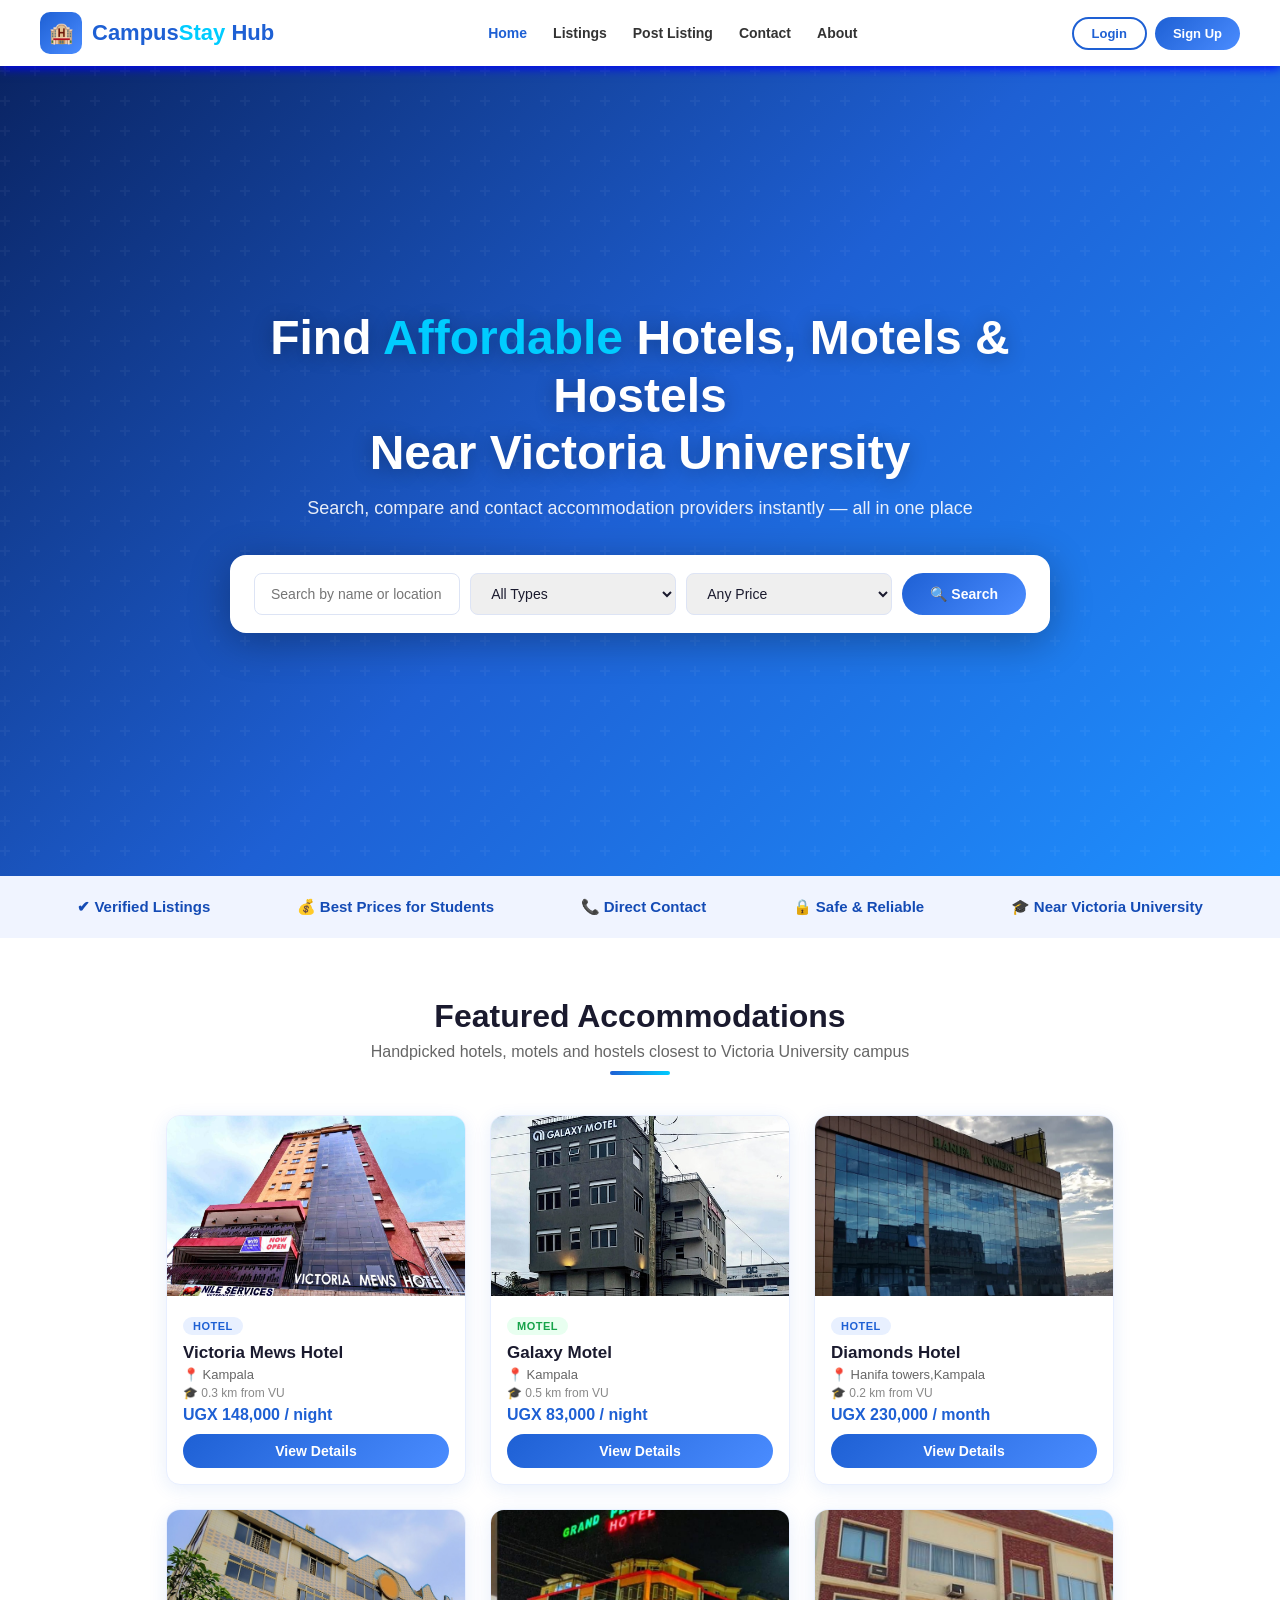
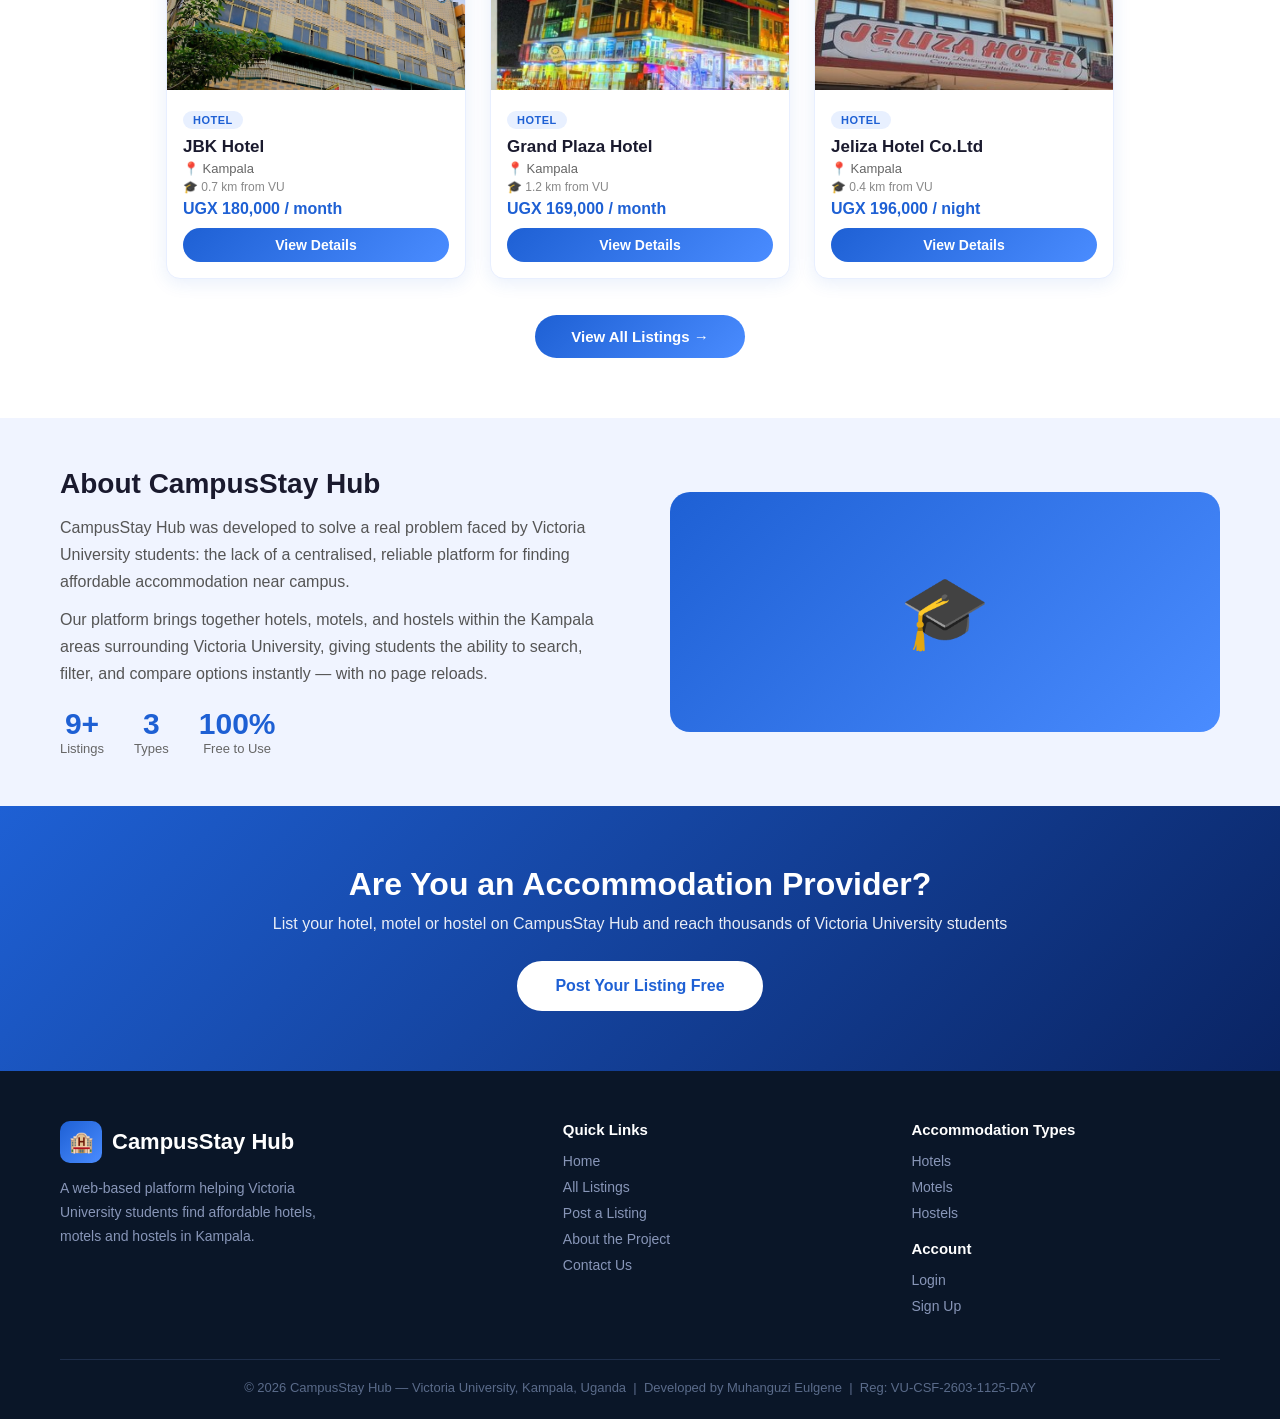
<file: index.html>
<!DOCTYPE html>
<html lang="en">
<head>
  <meta charset="UTF-8">
  <meta name="viewport" content="width=device-width, initial-scale=1.0">
  <title>CampusStay Hub — Affordable Accommodation Near Victoria University</title>
  <link rel="stylesheet" href="stylesheet.css">
</head>
<body>

<!-- ===== NAVBAR ===== -->
<nav>
  <div class="logo">
    <div class="logo-icon">🏨</div>
    <span>Campus<em>Stay</em> Hub</span>
  </div>

  <div class="hamburger" id="hamburger">
    <span></span><span></span><span></span>
  </div>

  <ul id="nav-menu">
    <li><a href="index.html">Home</a></li>
    <li><a href="listings.html">Listings</a></li>
    <li><a href="post.html">Post Listing</a></li>
    <li><a href="contact.html">Contact</a></li>
    <li><a href="about.html">About</a></li>
  </ul>

  <div class="nav-auth">
    <button class="login" onclick="location.href='login.html'">Login</button>
    <button class="signup" onclick="location.href='signup.html'">Sign Up</button>
  </div>
</nav>

<!-- ===== HERO ===== -->
<section class="hero">
  <div class="overlay">
    <h1>Find <span>Affordable</span> Hotels, Motels &amp; Hostels<br>Near Victoria University</h1>
    <p>Search, compare and contact accommodation providers instantly — all in one place</p>

    <div class="search-box">
      <input type="text" id="hero-search" placeholder="Search by name or location…">
      <select id="hero-type">
        <option value="">All Types</option>
        <option value="hotel">Hotel</option>
        <option value="motel">Motel</option>
        <option value="hostel">Hostel</option>
      </select>
      <select id="hero-price">
        <option value="">Any Price</option>
        <option value="60000">Under UGX 60,000</option>
        <option value="100000">Under UGX 100,000</option>
        <option value="200000">Under UGX 200,000</option>
        <option value="350000">Under UGX 350,000</option>
      </select>
      <button id="hero-search-btn">🔍 Search</button>
    </div>
  </div>
</section>

<!-- ===== FEATURES STRIP ===== -->
<section class="features">
  <div class="feature">✔ Verified Listings</div>
  <div class="feature">💰 Best Prices for Students</div>
  <div class="feature">📞 Direct Contact</div>
  <div class="feature">🔒 Safe &amp; Reliable</div>
  <div class="feature">🎓 Near Victoria University</div>
</section>

<!-- ===== FEATURED ACCOMMODATIONS ===== -->
<section class="listings-section">
  <div class="section-heading">
    <h2>Featured Accommodations</h2>
    <p>Handpicked hotels, motels and hostels closest to Victoria University campus</p>
    <div class="underline"></div>
  </div>

  <div class="cards" id="featured-cards">
    <!-- Populated by script.js -->
  </div>

  <div style="margin-top:36px;">
    <button onclick="location.href='listings.html'"
      style="padding:13px 36px;background:linear-gradient(135deg,#1e60d4,#4a8cff);color:white;border:none;border-radius:50px;font-size:15px;font-weight:700;cursor:pointer;transition:0.3s;"
      onmouseover="this.style.transform='translateY(-2px)'" onmouseout="this.style.transform=''">
      View All Listings →
    </button>
  </div>
</section>

<!-- ===== ABOUT STRIP ===== -->
<section class="about-strip">
  <div class="text">
    <h2>About CampusStay Hub</h2>
    <p>CampusStay Hub was developed to solve a real problem faced by Victoria University students: the lack of a centralised, reliable platform for finding affordable accommodation near campus.</p>
    <p>Our platform brings together hotels, motels, and hostels within the Kampala areas surrounding Victoria University, giving students the ability to search, filter, and compare options instantly — with no page reloads.</p>
    <div class="stats">
      <div class="stat-box"><div class="num">9+</div><div class="label">Listings</div></div>
      <div class="stat-box"><div class="num">3</div><div class="label">Types</div></div>
      <div class="stat-box"><div class="num">100%</div><div class="label">Free to Use</div></div>
    </div>
  </div>
  <div class="visual">🎓</div>
</section>

<!-- ===== CTA ===== -->
<section class="cta">
  <h2>Are You an Accommodation Provider?</h2>
  <p>List your hotel, motel or hostel on CampusStay Hub and reach thousands of Victoria University students</p>
  <button onclick="location.href='post.html'">Post Your Listing Free</button>
</section>

<!-- ===== FOOTER ===== -->
<footer>
  <div class="footer-grid">
    <div class="footer-brand">
      <div class="logo">
        <div class="logo-icon">🏨</div>
        <span style="color:white;font-weight:800;">CampusStay Hub</span>
      </div>
      <p>A web-based platform helping Victoria University students find affordable hotels, motels and hostels in Kampala.</p>
    </div>
    <div class="footer-col">
      <h4>Quick Links</h4>
      <ul>
        <li><a href="index.html">Home</a></li>
        <li><a href="listings.html">All Listings</a></li>
        <li><a href="post.html">Post a Listing</a></li>
        <li><a href="about.html">About the Project</a></li>
        <li><a href="contact.html">Contact Us</a></li>
      </ul>
    </div>
    <div class="footer-col">
      <h4>Accommodation Types</h4>
      <ul>
        <li><a href="listings.html?type=hotel">Hotels</a></li>
        <li><a href="listings.html?type=motel">Motels</a></li>
        <li><a href="listings.html?type=hostel">Hostels</a></li>
      </ul>
      <h4 style="margin-top:18px;">Account</h4>
      <ul>
        <li><a href="login.html">Login</a></li>
        <li><a href="signup.html">Sign Up</a></li>
      </ul>
    </div>
  </div>
  <div class="footer-bottom">
    <p>© 2026 CampusStay Hub — Victoria University, Kampala, Uganda &nbsp;|&nbsp; Developed by Muhanguzi Eulgene &nbsp;|&nbsp; Reg: VU-CSF-2603-1125-DAY</p>
  </div>
</footer>

<script src="database.js"></script>
<script src="script.js"></script>
</body>
</html>
</file>
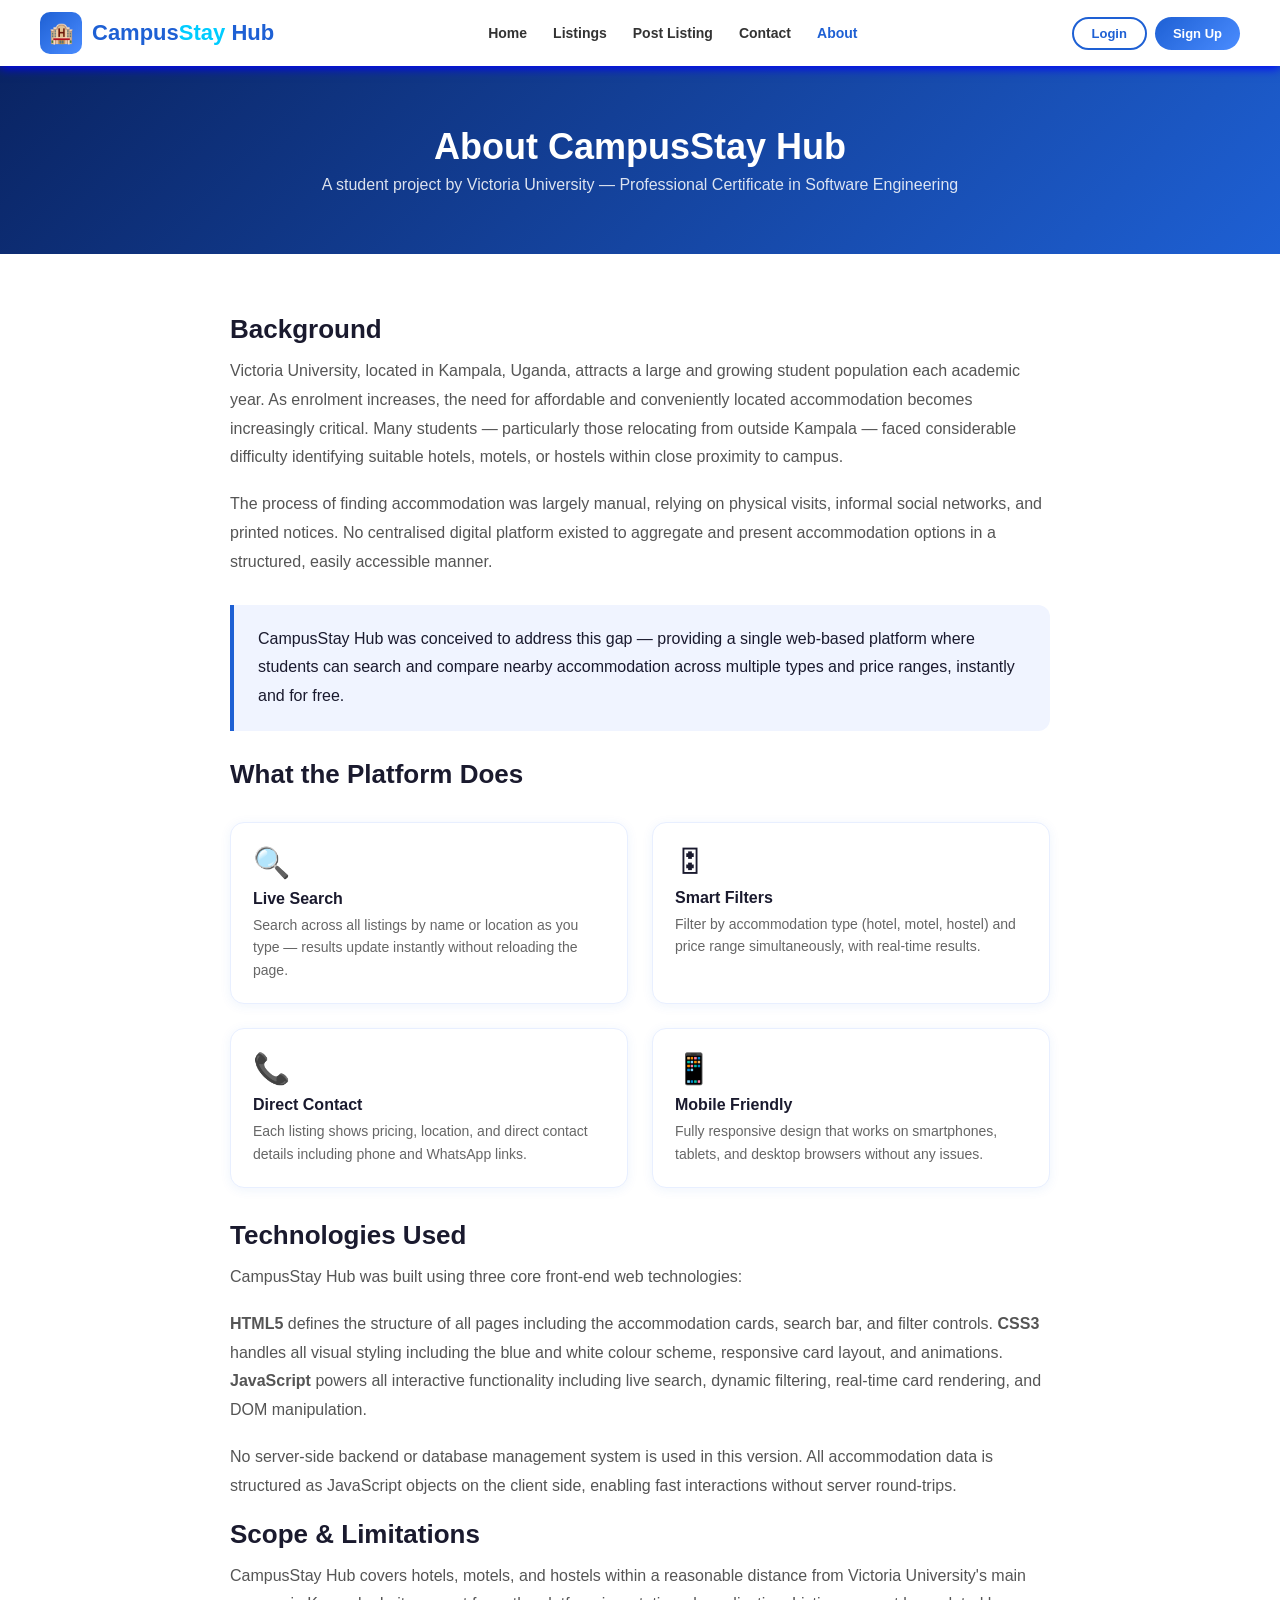
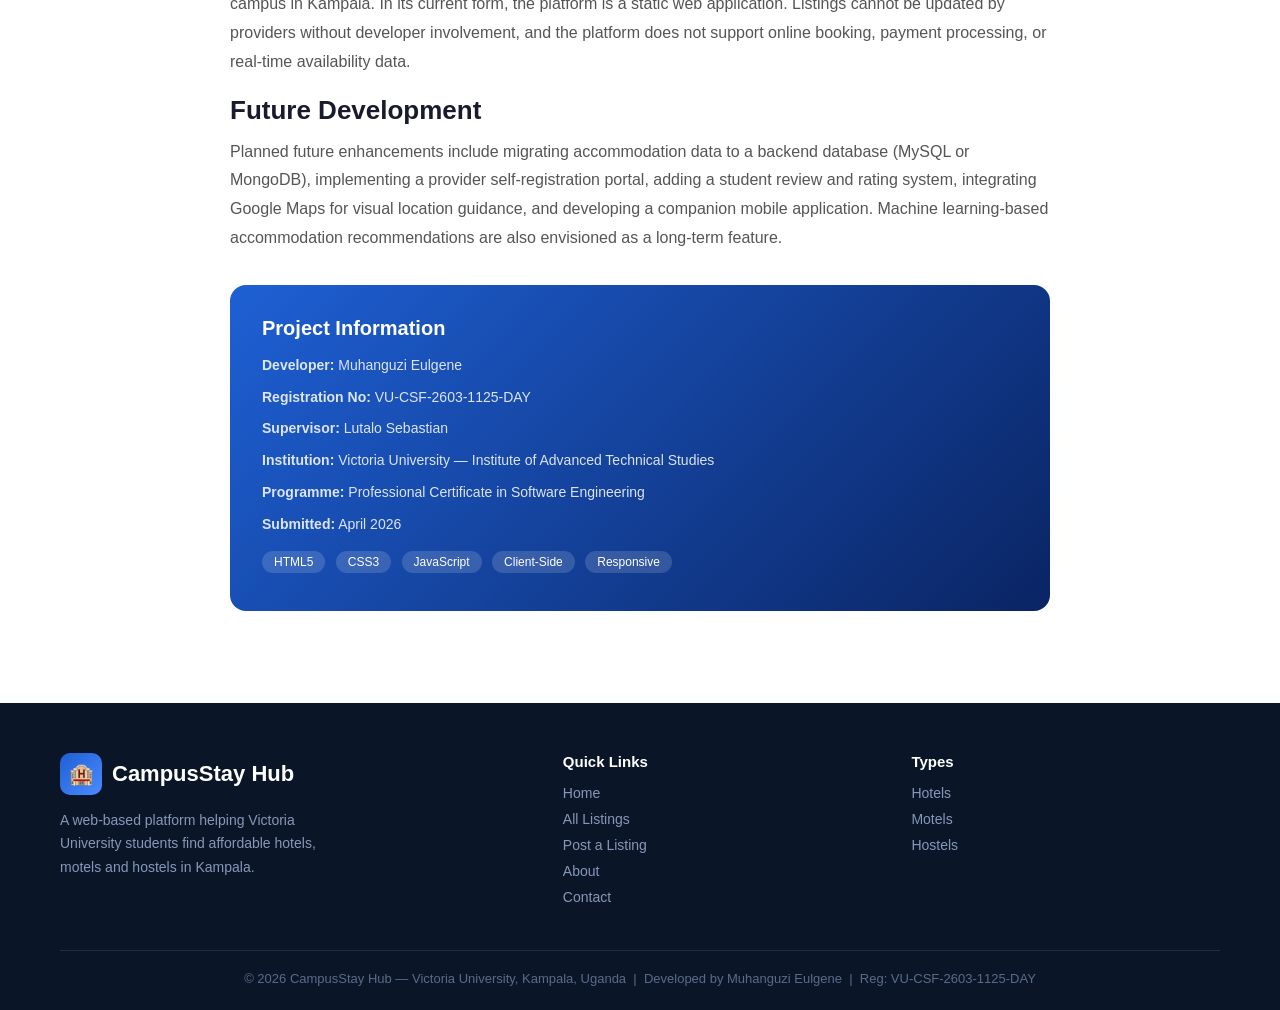
<file: about.html>
<!DOCTYPE html>
<html lang="en">
<head>
  <meta charset="UTF-8">
  <meta name="viewport" content="width=device-width, initial-scale=1.0">
  <title>About — CampusStay Hub</title>
  <link rel="stylesheet" href="stylesheet.css">
  <style>
    .about-page { max-width: 900px; margin: 0 auto; padding: 60px 40px; }
    .about-page h2 { font-size: 26px; font-weight: 800; margin-bottom: 12px; color: #1a1a2e; }
    .about-page p { color: #555; line-height: 1.8; margin-bottom: 18px; }
    .about-page .highlight-box {
      background: #f0f4ff;
      border-left: 4px solid #1e60d4;
      padding: 20px 24px;
      border-radius: 0 12px 12px 0;
      margin: 28px 0;
    }
    .about-page .highlight-box p { margin: 0; color: #1a1a2e; font-weight: 500; }
    .about-grid { display: grid; grid-template-columns: 1fr 1fr; gap: 24px; margin: 32px 0; }
    .about-card {
      background: white;
      border: 1px solid #e8efff;
      border-radius: 14px;
      padding: 22px;
      box-shadow: 0 2px 12px rgba(30,96,212,0.07);
    }
    .about-card .icon { font-size: 30px; margin-bottom: 10px; }
    .about-card h4 { font-size: 16px; font-weight: 700; margin-bottom: 6px; }
    .about-card p { color: #666; font-size: 14px; line-height: 1.6; margin: 0; }
    .team-box {
      background: linear-gradient(135deg, #1e60d4, #0a2463);
      color: white;
      border-radius: 16px;
      padding: 32px;
      margin: 32px 0;
    }
    .team-box h3 { font-size: 20px; font-weight: 800; margin-bottom: 14px; }
    .team-box p { color: rgba(255,255,255,0.85); font-size: 14px; line-height: 1.7; margin-bottom: 8px; }
    .team-box .badge {
      display: inline-block;
      background: rgba(255,255,255,0.15);
      padding: 4px 12px;
      border-radius: 20px;
      font-size: 12px;
      margin-right: 6px;
      margin-bottom: 6px;
    }
    @media(max-width:600px){ .about-grid{ grid-template-columns:1fr; } .about-page{ padding:40px 20px; } }
  </style>
</head>
<body>

<!-- ===== NAVBAR ===== -->
<nav>
  <div class="logo">
    <div class="logo-icon">🏨</div>
    <span>Campus<em>Stay</em> Hub</span>
  </div>
  <div class="hamburger" id="hamburger">
    <span></span><span></span><span></span>
  </div>
  <ul id="nav-menu">
    <li><a href="index.html">Home</a></li>
    <li><a href="listings.html">Listings</a></li>
    <li><a href="post.html">Post Listing</a></li>
    <li><a href="contact.html">Contact</a></li>
    <li><a href="about.html">About</a></li>
  </ul>
  <div class="nav-auth">
    <button class="login" onclick="location.href='login.html'">Login</button>
    <button class="signup" onclick="location.href='signup.html'">Sign Up</button>
  </div>
</nav>

<!-- ===== PAGE HEADER ===== -->
<div class="page-header">
  <h1>About CampusStay Hub</h1>
  <p>A student project by Victoria University — Professional Certificate in Software Engineering</p>
</div>

<!-- ===== CONTENT ===== -->
<div class="about-page">

  <h2>Background</h2>
  <p>Victoria University, located in Kampala, Uganda, attracts a large and growing student population each academic year. As enrolment increases, the need for affordable and conveniently located accommodation becomes increasingly critical. Many students — particularly those relocating from outside Kampala — faced considerable difficulty identifying suitable hotels, motels, or hostels within close proximity to campus.</p>
  <p>The process of finding accommodation was largely manual, relying on physical visits, informal social networks, and printed notices. No centralised digital platform existed to aggregate and present accommodation options in a structured, easily accessible manner.</p>

  <div class="highlight-box">
    <p>CampusStay Hub was conceived to address this gap — providing a single web-based platform where students can search and compare nearby accommodation across multiple types and price ranges, instantly and for free.</p>
  </div>

  <h2>What the Platform Does</h2>
  <div class="about-grid">
    <div class="about-card">
      <div class="icon">🔍</div>
      <h4>Live Search</h4>
      <p>Search across all listings by name or location as you type — results update instantly without reloading the page.</p>
    </div>
    <div class="about-card">
      <div class="icon">🎛</div>
      <h4>Smart Filters</h4>
      <p>Filter by accommodation type (hotel, motel, hostel) and price range simultaneously, with real-time results.</p>
    </div>
    <div class="about-card">
      <div class="icon">📞</div>
      <h4>Direct Contact</h4>
      <p>Each listing shows pricing, location, and direct contact details including phone and WhatsApp links.</p>
    </div>
    <div class="about-card">
      <div class="icon">📱</div>
      <h4>Mobile Friendly</h4>
      <p>Fully responsive design that works on smartphones, tablets, and desktop browsers without any issues.</p>
    </div>
  </div>

  <h2>Technologies Used</h2>
  <p>CampusStay Hub was built using three core front-end web technologies:</p>
  <p><strong>HTML5</strong> defines the structure of all pages including the accommodation cards, search bar, and filter controls. <strong>CSS3</strong> handles all visual styling including the blue and white colour scheme, responsive card layout, and animations. <strong>JavaScript</strong> powers all interactive functionality including live search, dynamic filtering, real-time card rendering, and DOM manipulation.</p>
  <p>No server-side backend or database management system is used in this version. All accommodation data is structured as JavaScript objects on the client side, enabling fast interactions without server round-trips.</p>

  <h2>Scope &amp; Limitations</h2>
  <p>CampusStay Hub covers hotels, motels, and hostels within a reasonable distance from Victoria University's main campus in Kampala. In its current form, the platform is a static web application. Listings cannot be updated by providers without developer involvement, and the platform does not support online booking, payment processing, or real-time availability data.</p>

  <h2>Future Development</h2>
  <p>Planned future enhancements include migrating accommodation data to a backend database (MySQL or MongoDB), implementing a provider self-registration portal, adding a student review and rating system, integrating Google Maps for visual location guidance, and developing a companion mobile application. Machine learning-based accommodation recommendations are also envisioned as a long-term feature.</p>

  <!-- Team box -->
  <div class="team-box">
    <h3>Project Information</h3>
    <p><strong>Developer:</strong> Muhanguzi Eulgene</p>
    <p><strong>Registration No:</strong> VU-CSF-2603-1125-DAY</p>
    <p><strong>Supervisor:</strong> Lutalo Sebastian</p>
    <p><strong>Institution:</strong> Victoria University — Institute of Advanced Technical Studies</p>
    <p><strong>Programme:</strong> Professional Certificate in Software Engineering</p>
    <p><strong>Submitted:</strong> April 2026</p>
    <div style="margin-top:14px;">
      <span class="badge">HTML5</span>
      <span class="badge">CSS3</span>
      <span class="badge">JavaScript</span>
      <span class="badge">Client-Side</span>
      <span class="badge">Responsive</span>
    </div>
  </div>

</div>

<!-- ===== FOOTER ===== -->
<footer>
  <div class="footer-grid">
    <div class="footer-brand">
      <div class="logo">
        <div class="logo-icon">🏨</div>
        <span style="color:white;font-weight:800;">CampusStay Hub</span>
      </div>
      <p>A web-based platform helping Victoria University students find affordable hotels, motels and hostels in Kampala.</p>
    </div>
    <div class="footer-col">
      <h4>Quick Links</h4>
      <ul>
        <li><a href="index.html">Home</a></li>
        <li><a href="listings.html">All Listings</a></li>
        <li><a href="post.html">Post a Listing</a></li>
        <li><a href="about.html">About</a></li>
        <li><a href="contact.html">Contact</a></li>
      </ul>
    </div>
    <div class="footer-col">
      <h4>Types</h4>
      <ul>
        <li><a href="listings.html?type=hotel">Hotels</a></li>
        <li><a href="listings.html?type=motel">Motels</a></li>
        <li><a href="listings.html?type=hostel">Hostels</a></li>
      </ul>
    </div>
  </div>
  <div class="footer-bottom">
    <p>© 2026 CampusStay Hub — Victoria University, Kampala, Uganda &nbsp;|&nbsp; Developed by Muhanguzi Eulgene &nbsp;|&nbsp; Reg: VU-CSF-2603-1125-DAY</p>
  </div>
</footer>

<script src="database.js"></script>
<script src="script.js"></script>
</body>
</html>
</file>
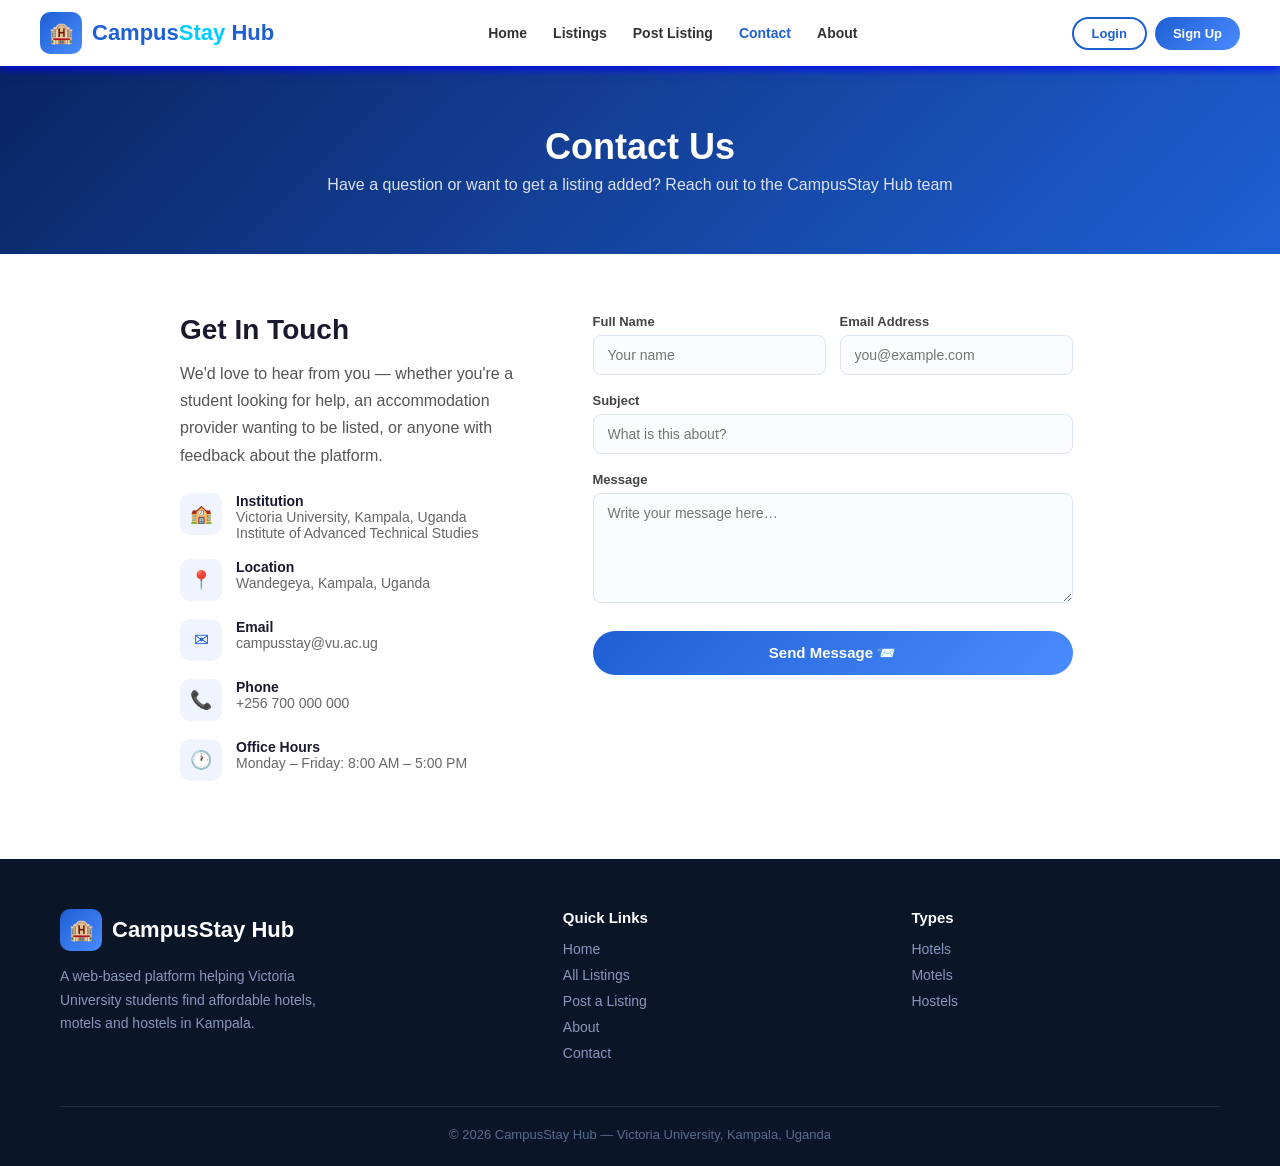
<file: contact.html>
<!DOCTYPE html>
<html lang="en">
<head>
  <meta charset="UTF-8">
  <meta name="viewport" content="width=device-width, initial-scale=1.0">
  <title>Contact — CampusStay Hub</title>
  <link rel="stylesheet" href="stylesheet.css">
</head>
<body>

<!-- ===== NAVBAR ===== -->
<nav>
  <div class="logo">
    <div class="logo-icon">🏨</div>
    <span>Campus<em>Stay</em> Hub</span>
  </div>
  <div class="hamburger" id="hamburger">
    <span></span><span></span><span></span>
  </div>
  <ul id="nav-menu">
    <li><a href="index.html">Home</a></li>
    <li><a href="listings.html">Listings</a></li>
    <li><a href="post.html">Post Listing</a></li>
    <li><a href="contact.html">Contact</a></li>
    <li><a href="about.html">About</a></li>
  </ul>
  <div class="nav-auth">
    <button class="login" onclick="location.href='login.html'">Login</button>
    <button class="signup" onclick="location.href='signup.html'">Sign Up</button>
  </div>
</nav>

<!-- ===== PAGE HEADER ===== -->
<div class="page-header">
  <h1>Contact Us</h1>
  <p>Have a question or want to get a listing added? Reach out to the CampusStay Hub team</p>
</div>

<!-- ===== CONTACT CONTENT ===== -->
<div class="contact-page">
  <div class="contact-grid">

    <!-- Left: Info -->
    <div class="contact-info">
      <h2>Get In Touch</h2>
      <p>We'd love to hear from you — whether you're a student looking for help, an accommodation provider wanting to be listed, or anyone with feedback about the platform.</p>

      <div class="info-item">
        <div class="info-icon">🏫</div>
        <div>
          <div class="label">Institution</div>
          <div class="value">Victoria University, Kampala, Uganda<br>Institute of Advanced Technical Studies</div>
        </div>
      </div>
      <div class="info-item">
        <div class="info-icon">📍</div>
        <div>
          <div class="label">Location</div>
          <div class="value">Wandegeya, Kampala, Uganda</div>
        </div>
      </div>
      <div class="info-item">
        <div class="info-icon">✉</div>
        <div>
          <div class="label">Email</div>
          <div class="value">campusstay@vu.ac.ug</div>
        </div>
      </div>
      <div class="info-item">
        <div class="info-icon">📞</div>
        <div>
          <div class="label">Phone</div>
          <div class="value">+256 700 000 000</div>
        </div>
      </div>
      <div class="info-item">
        <div class="info-icon">🕐</div>
        <div>
          <div class="label">Office Hours</div>
          <div class="value">Monday – Friday: 8:00 AM – 5:00 PM</div>
        </div>
      </div>
    </div>

    <!-- Right: Form -->
    <div class="form-card" style="box-shadow:none;padding:0;">
      <div class="alert" id="contact-alert"></div>

      <form id="contact-form">
        <div class="form-row">
          <div class="form-group">
            <label for="c-name">Full Name</label>
            <input type="text" id="c-name" placeholder="Your name" required>
          </div>
          <div class="form-group">
            <label for="c-email">Email Address</label>
            <input type="email" id="c-email" placeholder="you@example.com" required>
          </div>
        </div>
        <div class="form-group">
          <label for="c-subject">Subject</label>
          <input type="text" id="c-subject" placeholder="What is this about?" required>
        </div>
        <div class="form-group">
          <label for="c-message">Message</label>
          <textarea id="c-message" placeholder="Write your message here…" required></textarea>
        </div>
        <button type="submit" class="btn-primary">Send Message 📨</button>
      </form>
    </div>

  </div>
</div>

<!-- ===== FOOTER ===== -->
<footer>
  <div class="footer-grid">
    <div class="footer-brand">
      <div class="logo">
        <div class="logo-icon">🏨</div>
        <span style="color:white;font-weight:800;">CampusStay Hub</span>
      </div>
      <p>A web-based platform helping Victoria University students find affordable hotels, motels and hostels in Kampala.</p>
    </div>
    <div class="footer-col">
      <h4>Quick Links</h4>
      <ul>
        <li><a href="index.html">Home</a></li>
        <li><a href="listings.html">All Listings</a></li>
        <li><a href="post.html">Post a Listing</a></li>
        <li><a href="about.html">About</a></li>
        <li><a href="contact.html">Contact</a></li>
      </ul>
    </div>
    <div class="footer-col">
      <h4>Types</h4>
      <ul>
        <li><a href="listings.html?type=hotel">Hotels</a></li>
        <li><a href="listings.html?type=motel">Motels</a></li>
        <li><a href="listings.html?type=hostel">Hostels</a></li>
      </ul>
    </div>
  </div>
  <div class="footer-bottom">
    <p>© 2026 CampusStay Hub — Victoria University, Kampala, Uganda</p>
  </div>
</footer>

<script src="database.js"></script>
<script src="script.js"></script>
</body>
</html>
</file>
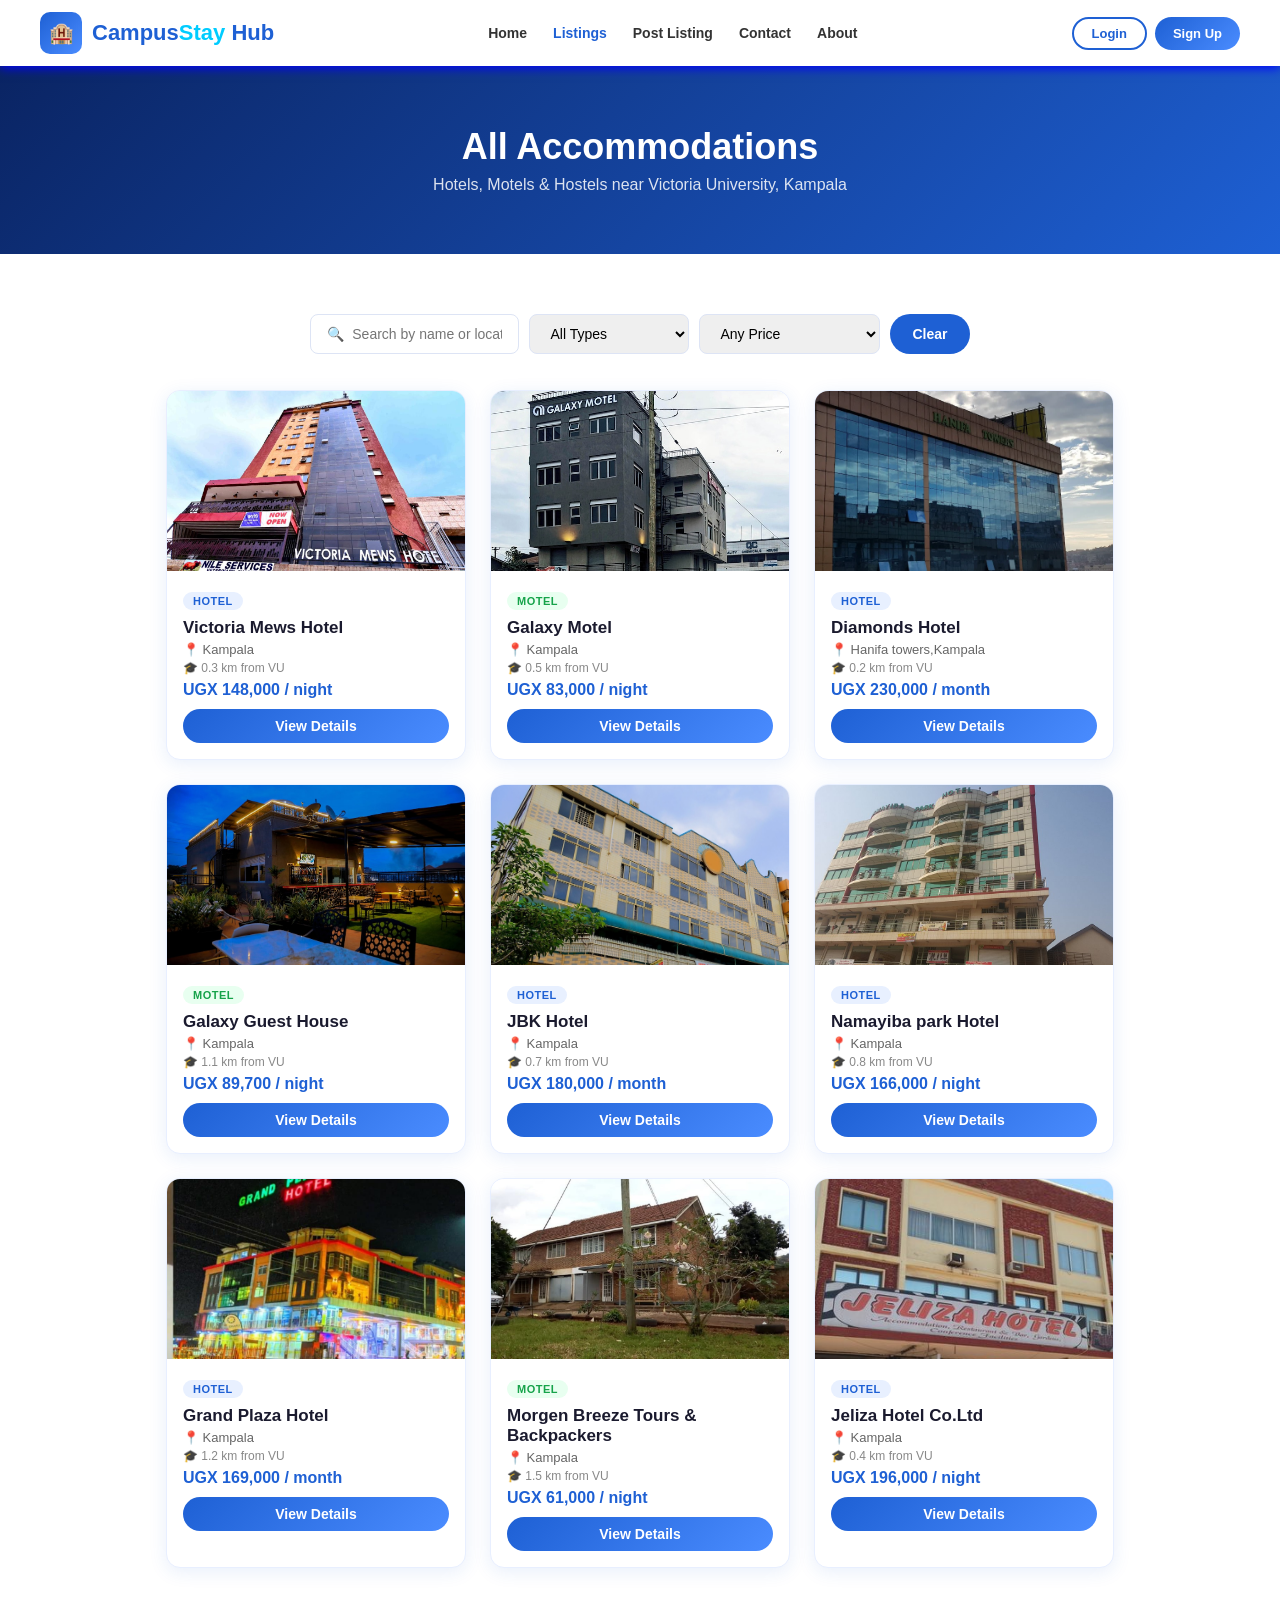
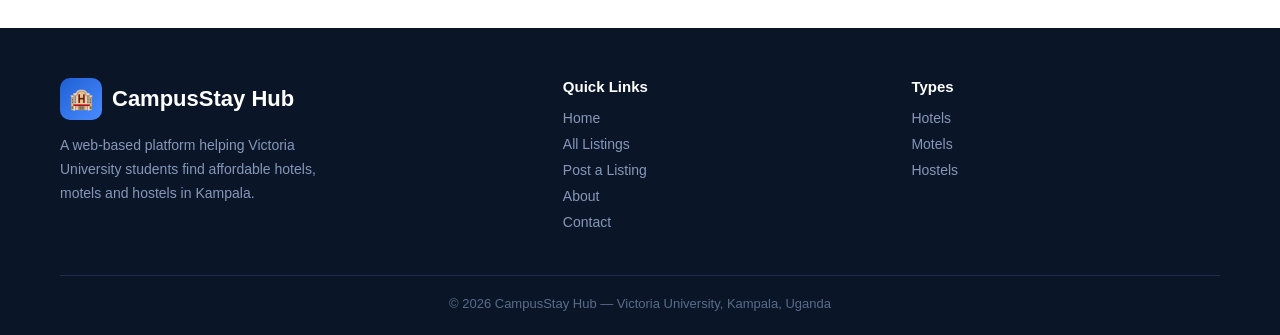
<file: listings.html>
<!DOCTYPE html>
<html lang="en">
<head>
  <meta charset="UTF-8">
  <meta name="viewport" content="width=device-width, initial-scale=1.0">
  <title>All Listings — CampusStay Hub</title>
  <link rel="stylesheet" href="stylesheet.css">
</head>
<body>

<!-- ===== NAVBAR ===== -->
<nav>
  <div class="logo">
    <div class="logo-icon">🏨</div>
    <span>Campus<em>Stay</em> Hub</span>
  </div>
  <div class="hamburger" id="hamburger">
    <span></span><span></span><span></span>
  </div>
  <ul id="nav-menu">
    <li><a href="index.html">Home</a></li>
    <li><a href="listings.html">Listings</a></li>
    <li><a href="post.html">Post Listing</a></li>
    <li><a href="contact.html">Contact</a></li>
    <li><a href="about.html">About</a></li>
  </ul>
  <div class="nav-auth">
    <button class="login" onclick="location.href='login.html'">Login</button>
    <button class="signup" onclick="location.href='signup.html'">Sign Up</button>
  </div>
</nav>

<!-- ===== PAGE HEADER ===== -->
<div class="page-header">
  <h1>All Accommodations</h1>
  <p>Hotels, Motels &amp; Hostels near Victoria University, Kampala</p>
</div>

<!-- ===== LISTINGS ===== -->
<section class="listings-section">

  <!-- Filter Bar -->
  <div class="filter-bar">
    <input type="text" id="search-input" placeholder="🔍  Search by name or location…">
    <select id="type-filter">
      <option value="">All Types</option>
      <option value="hotel">🏨 Hotels</option>
      <option value="motel">🏩 Motels</option>
      <option value="hostel">🏠 Hostels</option>
    </select>
    <select id="price-filter">
      <option value="">Any Price</option>
      <option value="60000">Under UGX 60,000</option>
      <option value="100000">Under UGX 100,000</option>
      <option value="200000">Under UGX 200,000</option>
      <option value="350000">Under UGX 350,000</option>
    </select>
    <button id="clear-filters">Clear</button>
  </div>

  <!-- Cards Grid -->
  <div class="cards" id="listings-cards">
    <!-- Populated dynamically by script.js -->
  </div>
</section>

<!-- ===== FOOTER ===== -->
<footer>
  <div class="footer-grid">
    <div class="footer-brand">
      <div class="logo">
        <div class="logo-icon">🏨</div>
        <span style="color:white;font-weight:800;">CampusStay Hub</span>
      </div>
      <p>A web-based platform helping Victoria University students find affordable hotels, motels and hostels in Kampala.</p>
    </div>
    <div class="footer-col">
      <h4>Quick Links</h4>
      <ul>
        <li><a href="index.html">Home</a></li>
        <li><a href="listings.html">All Listings</a></li>
        <li><a href="post.html">Post a Listing</a></li>
        <li><a href="about.html">About</a></li>
        <li><a href="contact.html">Contact</a></li>
      </ul>
    </div>
    <div class="footer-col">
      <h4>Types</h4>
      <ul>
        <li><a href="listings.html?type=hotel">Hotels</a></li>
        <li><a href="listings.html?type=motel">Motels</a></li>
        <li><a href="listings.html?type=hostel">Hostels</a></li>
      </ul>
    </div>
  </div>
  <div class="footer-bottom">
    <p>© 2026 CampusStay Hub — Victoria University, Kampala, Uganda</p>
  </div>
</footer>

<script src="database.js"></script>
<script src="script.js"></script>
</body>
</html>
</file>
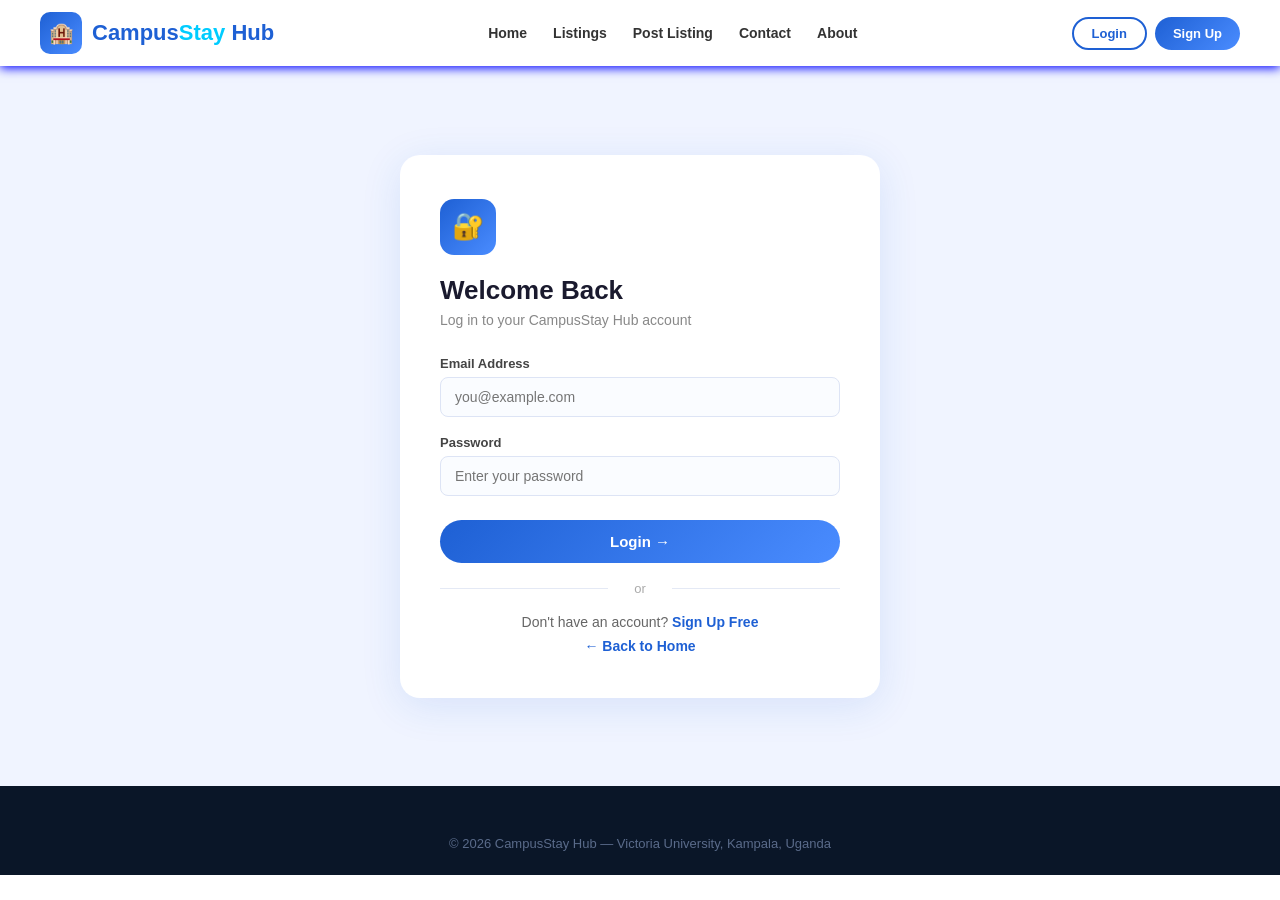
<file: login.html>
<!DOCTYPE html>
<html lang="en">
<head>
  <meta charset="UTF-8">
  <meta name="viewport" content="width=device-width, initial-scale=1.0">
  <title>Login — CampusStay Hub</title>
  <link rel="stylesheet" href="stylesheet.css">
</head>
<body>

<!-- ===== NAVBAR ===== -->
<nav>
  <div class="logo">
    <div class="logo-icon">🏨</div>
    <span>Campus<em>Stay</em> Hub</span>
  </div>
  <div class="hamburger" id="hamburger">
    <span></span><span></span><span></span>
  </div>
  <ul id="nav-menu">
    <li><a href="index.html">Home</a></li>
    <li><a href="listings.html">Listings</a></li>
    <li><a href="post.html">Post Listing</a></li>
    <li><a href="contact.html">Contact</a></li>
    <li><a href="about.html">About</a></li>
  </ul>
  <div class="nav-auth">
    <button class="login" onclick="location.href='login.html'">Login</button>
    <button class="signup" onclick="location.href='signup.html'">Sign Up</button>
  </div>
</nav>

<!-- ===== FORM ===== -->
<div class="form-page">
  <div class="form-card">
    <div class="form-icon">🔐</div>
    <h2>Welcome Back</h2>
    <p class="sub">Log in to your CampusStay Hub account</p>

    <div class="alert" id="login-alert"></div>

    <form id="login-form">
      <div class="form-group">
        <label for="email">Email Address</label>
        <input type="email" id="email" placeholder="you@example.com" required>
      </div>
      <div class="form-group">
        <label for="password">Password</label>
        <input type="password" id="password" placeholder="Enter your password" required>
      </div>
      <button type="submit" class="btn-primary">Login →</button>
    </form>

    <div class="form-divider">or</div>
    <p class="switch-link">Don't have an account? <a href="signup.html">Sign Up Free</a></p>
    <p class="switch-link" style="margin-top:8px;"><a href="index.html">← Back to Home</a></p>
  </div>
</div>

<!-- ===== FOOTER ===== -->
<footer>
  <div class="footer-bottom" style="padding-top:0;border-top:none;">
    <p>© 2026 CampusStay Hub — Victoria University, Kampala, Uganda</p>
  </div>
</footer>

<script src="database.js"></script>
<script src="script.js"></script>
</body>
</html>
</file>
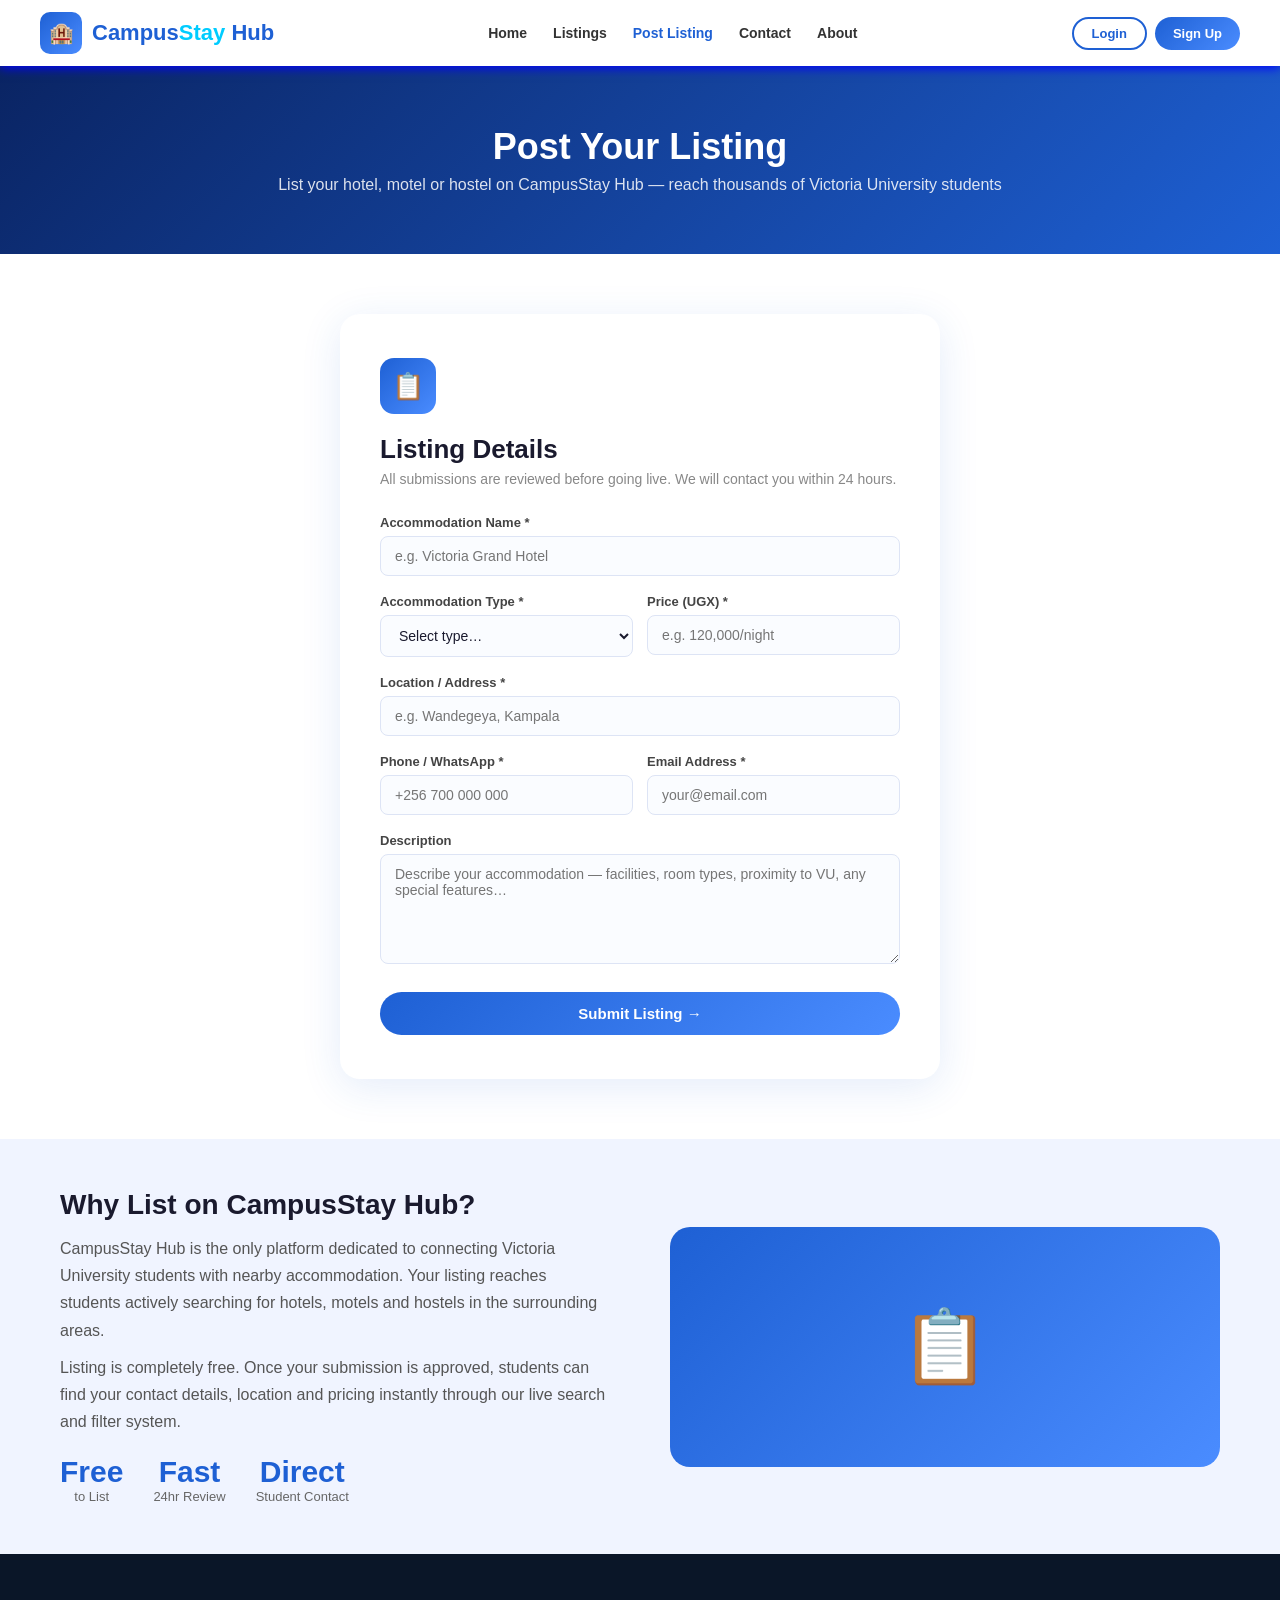
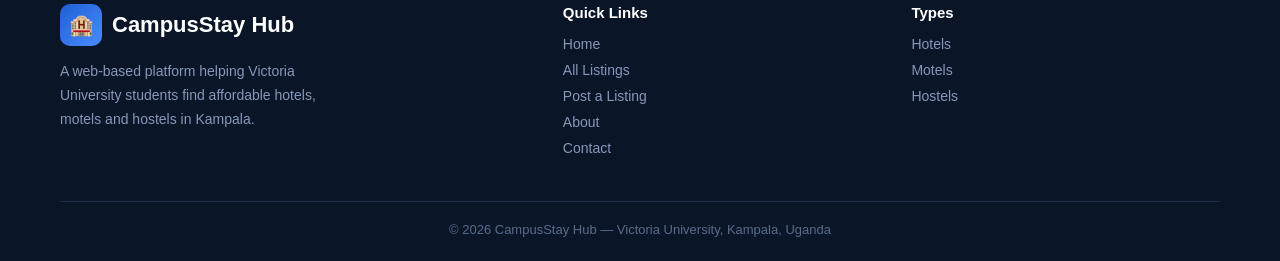
<file: post.html>
<!DOCTYPE html>
<html lang="en">
<head>
  <meta charset="UTF-8">
  <meta name="viewport" content="width=device-width, initial-scale=1.0">
  <title>Post a Listing — CampusStay Hub</title>
  <link rel="stylesheet" href="stylesheet.css">
</head>
<body>

<!-- ===== NAVBAR ===== -->
<nav>
  <div class="logo">
    <div class="logo-icon">🏨</div>
    <span>Campus<em>Stay</em> Hub</span>
  </div>
  <div class="hamburger" id="hamburger">
    <span></span><span></span><span></span>
  </div>
  <ul id="nav-menu">
    <li><a href="index.html">Home</a></li>
    <li><a href="listings.html">Listings</a></li>
    <li><a href="post.html">Post Listing</a></li>
    <li><a href="contact.html">Contact</a></li>
    <li><a href="about.html">About</a></li>
  </ul>
  <div class="nav-auth">
    <button class="login" onclick="location.href='login.html'">Login</button>
    <button class="signup" onclick="location.href='signup.html'">Sign Up</button>
  </div>
</nav>

<!-- ===== PAGE HEADER ===== -->
<div class="page-header">
  <h1>Post Your Listing</h1>
  <p>List your hotel, motel or hostel on CampusStay Hub — reach thousands of Victoria University students</p>
</div>

<!-- ===== FORM ===== -->
<div class="form-page" style="background:#fff;">
  <div class="form-card" style="max-width:600px;">
    <div class="form-icon">📋</div>
    <h2>Listing Details</h2>
    <p class="sub">All submissions are reviewed before going live. We will contact you within 24 hours.</p>

    <div class="alert" id="post-alert"></div>

    <form id="post-form">
      <div class="form-group">
        <label for="p-name">Accommodation Name *</label>
        <input type="text" id="p-name" placeholder="e.g. Victoria Grand Hotel" required>
      </div>

      <div class="form-row">
        <div class="form-group">
          <label for="p-type">Accommodation Type *</label>
          <select id="p-type" required>
            <option value="">Select type…</option>
            <option value="hotel">Hotel</option>
            <option value="motel">Motel</option>
            <option value="hostel">Hostel</option>
          </select>
        </div>
        <div class="form-group">
          <label for="p-price">Price (UGX) *</label>
          <input type="text" id="p-price" placeholder="e.g. 120,000/night" required>
        </div>
      </div>

      <div class="form-group">
        <label for="p-location">Location / Address *</label>
        <input type="text" id="p-location" placeholder="e.g. Wandegeya, Kampala" required>
      </div>

      <div class="form-row">
        <div class="form-group">
          <label for="p-contact">Phone / WhatsApp *</label>
          <input type="tel" id="p-contact" placeholder="+256 700 000 000" required>
        </div>
        <div class="form-group">
          <label for="p-email">Email Address *</label>
          <input type="email" id="p-email" placeholder="your@email.com" required>
        </div>
      </div>

      <div class="form-group">
        <label for="p-description">Description</label>
        <textarea id="p-description" placeholder="Describe your accommodation — facilities, room types, proximity to VU, any special features…"></textarea>
      </div>

      <button type="submit" class="btn-primary">Submit Listing →</button>
    </form>
  </div>
</div>

<!-- ===== WHY LIST ===== -->
<section class="about-strip" style="background:#f0f4ff;">
  <div class="text">
    <h2>Why List on CampusStay Hub?</h2>
    <p>CampusStay Hub is the only platform dedicated to connecting Victoria University students with nearby accommodation. Your listing reaches students actively searching for hotels, motels and hostels in the surrounding areas.</p>
    <p>Listing is completely free. Once your submission is approved, students can find your contact details, location and pricing instantly through our live search and filter system.</p>
    <div class="stats">
      <div class="stat-box"><div class="num">Free</div><div class="label">to List</div></div>
      <div class="stat-box"><div class="num">Fast</div><div class="label">24hr Review</div></div>
      <div class="stat-box"><div class="num">Direct</div><div class="label">Student Contact</div></div>
    </div>
  </div>
  <div class="visual">📋</div>
</section>

<!-- ===== FOOTER ===== -->
<footer>
  <div class="footer-grid">
    <div class="footer-brand">
      <div class="logo">
        <div class="logo-icon">🏨</div>
        <span style="color:white;font-weight:800;">CampusStay Hub</span>
      </div>
      <p>A web-based platform helping Victoria University students find affordable hotels, motels and hostels in Kampala.</p>
    </div>
    <div class="footer-col">
      <h4>Quick Links</h4>
      <ul>
        <li><a href="index.html">Home</a></li>
        <li><a href="listings.html">All Listings</a></li>
        <li><a href="post.html">Post a Listing</a></li>
        <li><a href="about.html">About</a></li>
        <li><a href="contact.html">Contact</a></li>
      </ul>
    </div>
    <div class="footer-col">
      <h4>Types</h4>
      <ul>
        <li><a href="listings.html?type=hotel">Hotels</a></li>
        <li><a href="listings.html?type=motel">Motels</a></li>
        <li><a href="listings.html?type=hostel">Hostels</a></li>
      </ul>
    </div>
  </div>
  <div class="footer-bottom">
    <p>© 2026 CampusStay Hub — Victoria University, Kampala, Uganda</p>
  </div>
</footer>

<script src="database.js"></script>
<script src="script.js"></script>
</body>
</html>
</file>
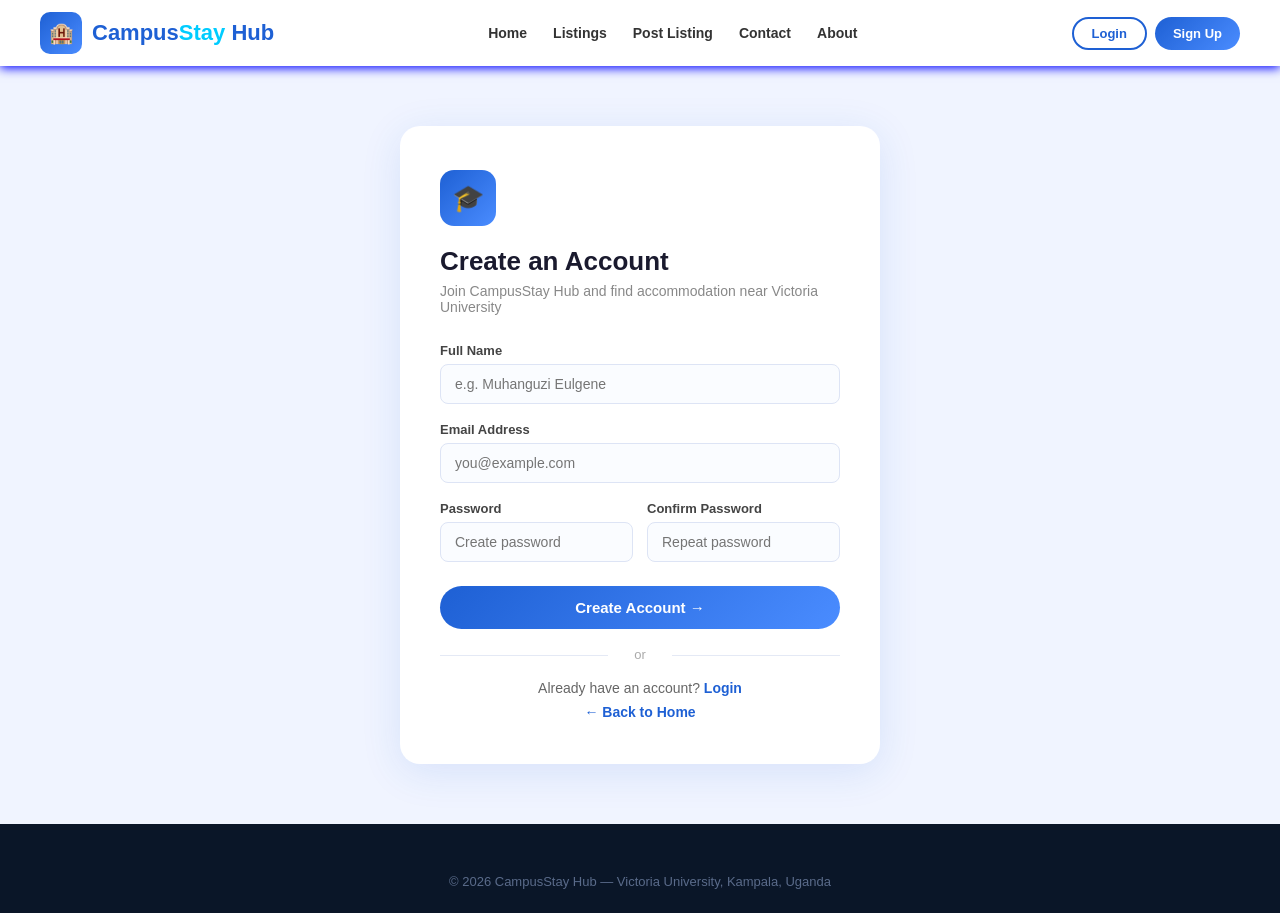
<file: signup.html>
<!DOCTYPE html>
<html lang="en">
<head>
  <meta charset="UTF-8">
  <meta name="viewport" content="width=device-width, initial-scale=1.0">
  <title>Sign Up — CampusStay Hub</title>
  <link rel="stylesheet" href="stylesheet.css">
</head>
<body>

<!-- ===== NAVBAR ===== -->
<nav>
  <div class="logo">
    <div class="logo-icon">🏨</div>
    <span>Campus<em>Stay</em> Hub</span>
  </div>
  <div class="hamburger" id="hamburger">
    <span></span><span></span><span></span>
  </div>
  <ul id="nav-menu">
    <li><a href="index.html">Home</a></li>
    <li><a href="listings.html">Listings</a></li>
    <li><a href="post.html">Post Listing</a></li>
    <li><a href="contact.html">Contact</a></li>
    <li><a href="about.html">About</a></li>
  </ul>
  <div class="nav-auth">
    <button class="login" onclick="location.href='login.html'">Login</button>
    <button class="signup" onclick="location.href='signup.html'">Sign Up</button>
  </div>
</nav>

<!-- ===== FORM ===== -->
<div class="form-page">
  <div class="form-card">
    <div class="form-icon">🎓</div>
    <h2>Create an Account</h2>
    <p class="sub">Join CampusStay Hub and find accommodation near Victoria University</p>

    <div class="alert" id="signup-alert"></div>

    <form id="signup-form">
      <div class="form-group">
        <label for="name">Full Name</label>
        <input type="text" id="name" placeholder="e.g. Muhanguzi Eulgene" required>
      </div>
      <div class="form-group">
        <label for="email">Email Address</label>
        <input type="email" id="email" placeholder="you@example.com" required>
      </div>
      <div class="form-row">
        <div class="form-group">
          <label for="password">Password</label>
          <input type="password" id="password" placeholder="Create password" required>
        </div>
        <div class="form-group">
          <label for="confirm">Confirm Password</label>
          <input type="password" id="confirm" placeholder="Repeat password" required>
        </div>
      </div>
      <button type="submit" class="btn-primary">Create Account →</button>
    </form>

    <div class="form-divider">or</div>
    <p class="switch-link">Already have an account? <a href="login.html">Login</a></p>
    <p class="switch-link" style="margin-top:8px;"><a href="index.html">← Back to Home</a></p>
  </div>
</div>

<!-- ===== FOOTER ===== -->
<footer>
  <div class="footer-bottom" style="padding-top:0;border-top:none;">
    <p>© 2026 CampusStay Hub — Victoria University, Kampala, Uganda</p>
  </div>
</footer>

<script src="database.js"></script>
<script src="script.js"></script>
</body>
</html>
</file>
<file: stylesheet.css>
/* ================= RESET & BASE ================= */
* {
    margin: 0;
    padding: 0;
    box-sizing: border-box;
    font-family: 'Segoe UI', Tahoma, Geneva, Verdana, sans-serif;
}

:root {
    --primary: #1e60d4;
    --primary-dark: #144bb5;
    --primary-light: #4a8cff;
    --accent: #00ccff;
    --white: #ffffff;
    --light-bg: #f0f4ff;
    --text-dark: #1a1a2e;
    --text-mid: #444;
    --shadow: 0 4px 20px rgba(30,96,212,0.15);
}

html { scroll-behavior: smooth; }

body {
    overflow-x: hidden;
    color: var(--text-dark);
    background: #fff;
}

img { max-width: 100%; height: auto; }

a { text-decoration: none; color: inherit; }

/* ================= NAVBAR ================= */
nav {
    display: flex;
    justify-content: space-between;
    align-items: center;
    padding: 12px 40px;
    background: white;
    box-shadow: 0 2px 10px blue;
    position: sticky;
    top: 0;
    z-index: 1000;
    gap: 10px;
}

.logo {
    display: flex;
    align-items: center;
    gap: 10px;
    font-size: 22px;
    font-weight: 800;
    color: var(--primary);
    white-space: nowrap;
}

.logo-icon {
    width: 42px;
    height: 42px;
    background: linear-gradient(135deg, var(--primary), var(--primary-light));
    border-radius: 10px;
    display: flex;
    align-items: center;
    justify-content: center;
    color: white;
    font-size: 20px;
    flex-shrink: 0;
}

.logo span { color: var(--primary); }
.logo span em { color: var(--accent); font-style: normal; }

nav ul {
    list-style: none;
    display: flex;
    gap: 6px;
    background: transparent;
    flex-wrap: wrap;
}

nav ul li a {
    text-decoration: none;
    color: #333;
    font-weight: 600;
    font-size: 14px;
    padding: 6px 10px;
    border-radius: 6px;
    position: relative;
    transition: color 0.3s;
}

nav ul li a::after {
    content: "";
    position: absolute;
    left: 0;
    bottom: -3px;
    width: 0%;
    height: 2px;
    background: var(--primary);
    transition: 0.3s;
}

nav ul li a:hover { color: var(--primary); }
nav ul li a:hover::after { width: 100%; }
nav ul li a.active { color: var(--primary); }

.nav-auth {
    display: flex;
    gap: 8px;
    flex-shrink: 0;
}

.login {
    padding: 7px 18px;
    border-radius: 50px;
    background: transparent;
    border: 2px solid var(--primary);
    color: var(--primary);
    cursor: pointer;
    font-weight: 600;
    font-size: 13px;
    transition: 0.3s;
}
.login:hover { background: var(--primary); color: white; }

.signup {
    padding: 7px 18px;
    border-radius: 50px;
    background: linear-gradient(135deg, var(--primary), var(--primary-light));
    color: white;
    border: none;
    cursor: pointer;
    font-weight: 600;
    font-size: 13px;
    transition: 0.3s;
}
.signup:hover {
    transform: translateY(-2px) scale(1.05);
    box-shadow: 0 5px 15px rgba(30,96,212,0.4);
}

/* Mobile hamburger */
.hamburger {
    display: none;
    flex-direction: column;
    gap: 5px;
    cursor: pointer;
    padding: 4px;
}
.hamburger span {
    display: block;
    width: 24px;
    height: 3px;
    background: var(--primary);
    border-radius: 3px;
    transition: 0.3s;
}

/* ================= HERO ================= */
.hero {
    min-height: 90vh;
    background: linear-gradient(135deg, #0a2463 0%, #1e60d4 50%, #1e90ff 100%);
    position: relative;
    display: flex;
    align-items: center;
    justify-content: center;
    overflow: hidden;
}

.hero::before {
    content: '';
    position: absolute;
    inset: 0;
    background: url("data:image/svg+xml,%3Csvg width='60' height='60' viewBox='0 0 60 60' xmlns='http://www.w3.org/2000/svg'%3E%3Cg fill='none' fill-rule='evenodd'%3E%3Cg fill='%23ffffff' fill-opacity='0.04'%3E%3Cpath d='M36 34v-4h-2v4h-4v2h4v4h2v-4h4v-2h-4zm0-30V0h-2v4h-4v2h4v4h2V6h4V4h-4zM6 34v-4H4v4H0v2h4v4h2v-4h4v-2H6zM6 4V0H4v4H0v2h4v4h2V6h4V4H6z'/%3E%3C/g%3E%3C/g%3E%3C/svg%3E");
}

.overlay {
    position: relative;
    z-index: 2;
    color: white;
    text-align: center;
    padding: 40px 20px;
    max-width: 900px;
    width: 100%;
}

.overlay h1 {
    font-size: 48px;
    font-weight: 800;
    line-height: 1.2;
    margin-bottom: 16px;
    text-shadow: 0 2px 20px rgba(0,0,0,0.3);
}

.overlay h1 span { color: var(--accent); }

.overlay > p {
    font-size: 18px;
    margin-bottom: 36px;
    opacity: 0.9;
}

/* ================= SEARCH BOX ================= */
.search-box {
    display: flex;
    justify-content: center;
    gap: 10px;
    flex-wrap: wrap;
    background: white;
    padding: 18px 24px;
    border-radius: 16px;
    box-shadow: 0 8px 40px rgba(0,0,0,0.3);
    max-width: 820px;
    margin: 0 auto;
}

.search-box input,
.search-box select {
    padding: 11px 16px;
    border-radius: 8px;
    border: 1.5px solid #dde4f5;
    font-size: 14px;
    color: var(--text-dark);
    outline: none;
    transition: border-color 0.2s;
    flex: 1;
    min-width: 140px;
}
.search-box input:focus,
.search-box select:focus { border-color: var(--primary); }

.search-box button {
    background: linear-gradient(135deg, var(--primary), var(--primary-light));
    color: white;
    padding: 11px 28px;
    border: none;
    border-radius: 25px;
    cursor: pointer;
    font-weight: 700;
    font-size: 14px;
    transition: 0.3s;
    white-space: nowrap;
}
.search-box button:hover {
    transform: translateY(-2px);
    box-shadow: 0 6px 20px rgba(30,96,212,0.4);
}

/* ================= FEATURES ================= */
.features {
    display: flex;
    justify-content: space-around;
    padding: 22px 40px;
    background: var(--light-bg);
    flex-wrap: wrap;
    gap: 12px;
}

.feature {
    display: flex;
    align-items: center;
    gap: 8px;
    font-weight: 600;
    color: var(--primary-dark);
    font-size: 15px;
}

/* ================= SECTION HEADINGS ================= */
.section-heading {
    text-align: center;
    margin-bottom: 40px;
}
.section-heading h2 {
    font-size: 32px;
    font-weight: 800;
    color: var(--text-dark);
    margin-bottom: 8px;
}
.section-heading p { color: #666; font-size: 16px; }
.section-heading .underline {
    width: 60px;
    height: 4px;
    background: linear-gradient(90deg, var(--primary), var(--accent));
    border-radius: 2px;
    margin: 10px auto 0;
}

/* ================= LISTINGS (CARDS) ================= */
.listings-section {
    padding: 60px 40px;
    text-align: center;
    background: #fff;
}

/* Filter bar on listings page */
.filter-bar {
    display: flex;
    justify-content: center;
    gap: 10px;
    flex-wrap: wrap;
    margin-bottom: 36px;
}

.filter-bar input,
.filter-bar select {
    padding: 10px 16px;
    border-radius: 8px;
    border: 1.5px solid #dde4f5;
    font-size: 14px;
    outline: none;
    transition: border-color 0.2s;
    min-width: 160px;
}
.filter-bar input:focus,
.filter-bar select:focus { border-color: var(--primary); }

.filter-bar button {
    padding: 10px 22px;
    background: var(--primary);
    color: white;
    border: none;
    border-radius: 25px;
    cursor: pointer;
    font-weight: 600;
    font-size: 14px;
    transition: 0.3s;
}
.filter-bar button:hover { background: var(--primary-dark); }
.filter-bar button.active { background: var(--accent); color: var(--text-dark); }

.cards {
    display: flex;
    gap: 24px;
    justify-content: center;
    flex-wrap: wrap;
}

.card {
    width: 100%;
    max-width: 300px;
    background: white;
    border-radius: 14px;
    box-shadow: 0 4px 18px rgba(30,96,212,0.1);
    overflow: hidden;
    transition: 0.3s;
    cursor: pointer;
    border: 1px solid #e8efff;
}
.card:hover {
    transform: translateY(-8px);
    box-shadow: 0 12px 30px rgba(30,96,212,0.2);
}

.card-img {
    width: 100%;
    height: 180px;
    object-fit: cover;
    background: linear-gradient(135deg, #c8d9f7, #e0e9ff);
    display: flex;
    align-items: center;
    justify-content: center;
    color: var(--primary);
    font-size: 48px;
}

.card-img img {
    width: 100%;
    height: 180px;
    object-fit: cover;
}

.card-body { padding: 16px; text-align: left; }
.card-body h3 { font-size: 17px; font-weight: 700; margin-bottom: 4px; }
.card-body .location { color: #666; font-size: 13px; margin-bottom: 4px; }
.card-type-badge {
    display: inline-block;
    padding: 3px 10px;
    border-radius: 20px;
    font-size: 11px;
    font-weight: 700;
    text-transform: uppercase;
    letter-spacing: 0.5px;
    margin-bottom: 8px;
}
.badge-hotel { background: #e8f0ff; color: #1e60d4; }
.badge-motel { background: #e8fff0; color: #16a34a; }
.badge-hostel { background: #fff3e8; color: #d97706; }

.price { color: var(--primary); font-weight: 700; font-size: 16px; margin-bottom: 10px; }

.card-body button {
    padding: 9px 0;
    border: none;
    background: linear-gradient(135deg, var(--primary), var(--primary-light));
    color: white;
    width: 100%;
    border-radius: 25px;
    cursor: pointer;
    font-weight: 600;
    font-size: 14px;
    transition: 0.3s;
}
.card-body button:hover {
    background: linear-gradient(135deg, var(--primary-dark), var(--primary));
    transform: scale(1.02);
}

/* No results */
.no-results {
    text-align: center;
    padding: 60px 20px;
    color: #999;
}
.no-results .icon { font-size: 48px; margin-bottom: 12px; }
.no-results p { font-size: 16px; }

/* ================= CTA SECTION ================= */
.cta {
    background: linear-gradient(135deg, var(--primary) 0%, #0a2463 100%);
    color: white;
    text-align: center;
    padding: 60px 40px;
}
.cta h2 { font-size: 32px; font-weight: 800; margin-bottom: 12px; }
.cta p { font-size: 16px; opacity: 0.9; margin-bottom: 28px; }
.cta button {
    padding: 14px 36px;
    border: 2px solid white;
    background: white;
    color: var(--primary);
    border-radius: 50px;
    font-size: 16px;
    font-weight: 700;
    cursor: pointer;
    transition: 0.3s;
}
.cta button:hover {
    background: transparent;
    color: white;
    transform: translateY(-2px);
    box-shadow: 0 8px 24px rgba(0,0,0,0.3);
}

/* ================= ABOUT SECTION (homepage) ================= */
.about-strip {
    background: var(--light-bg);
    padding: 50px 60px;
    display: flex;
    align-items: center;
    gap: 60px;
    flex-wrap: wrap;
}
.about-strip .text { flex: 1; min-width: 260px; }
.about-strip .text h2 { font-size: 28px; font-weight: 800; color: var(--text-dark); margin-bottom: 14px; }
.about-strip .text p { color: #555; line-height: 1.7; margin-bottom: 10px; }
.about-strip .stats { display: flex; gap: 30px; flex-wrap: wrap; margin-top: 20px; }
.stat-box { text-align: center; }
.stat-box .num { font-size: 30px; font-weight: 800; color: var(--primary); }
.stat-box .label { font-size: 13px; color: #666; }
.about-strip .visual { flex: 1; min-width: 260px; background: linear-gradient(135deg, var(--primary), var(--primary-light)); border-radius: 20px; height: 240px; display: flex; align-items: center; justify-content: center; color: white; font-size: 72px; }

/* ================= DETAILS PAGE ================= */
.details-container {
    display: flex;
    flex-direction: column;
    align-items: center;
    padding: 50px 40px;
    max-width: 900px;
    margin: 0 auto;
}

.details-image { width: 100%; margin-bottom: 24px; }
.details-image .img-placeholder {
    width: 100%;
    height: 340px;
    border-radius: 16px;
    background: linear-gradient(135deg, #c8d9f7, #e0e9ff);
    display: flex;
    align-items: center;
    justify-content: center;
    font-size: 80px;
    color: var(--primary);
}
.details-image img {
    width: 100%;
    max-height: 400px;
    object-fit: cover;
    border-radius: 16px;
}

.details-info { width: 100%; }
.details-info h2 { font-size: 30px; font-weight: 800; margin-bottom: 6px; }
.details-meta { display: flex; gap: 12px; flex-wrap: wrap; margin-bottom: 16px; }
.details-meta span { font-size: 14px; color: #666; display: flex; align-items: center; gap: 4px; }
.details-info .price-large { font-size: 24px; color: var(--primary); font-weight: 800; margin-bottom: 18px; }
.details-info p { color: #555; line-height: 1.7; margin-bottom: 20px; }

.details-info .amenities { margin-bottom: 20px; }
.details-info .amenities h4 { font-size: 16px; font-weight: 700; margin-bottom: 8px; }
.amenity-tags { display: flex; flex-wrap: wrap; gap: 8px; }
.amenity-tag {
    padding: 5px 14px;
    background: var(--light-bg);
    border-radius: 20px;
    font-size: 13px;
    color: var(--primary);
    font-weight: 600;
    border: 1px solid #c8d9f7;
}

.contact-buttons { display: flex; gap: 12px; flex-wrap: wrap; margin-top: 10px; }

.contact-btn {
    display: inline-flex;
    align-items: center;
    gap: 8px;
    padding: 10px 22px;
    border-radius: 50px;
    border: 2px solid var(--primary);
    color: var(--primary);
    background: white;
    font-weight: 600;
    font-size: 14px;
    cursor: pointer;
    transition: 0.3s;
    text-decoration: none;
}
.contact-btn:hover {
    background: var(--primary);
    color: white;
    transform: translateY(-2px);
    box-shadow: 0 6px 18px rgba(30,96,212,0.3);
}

.whatsapp-btn {
    display: inline-flex;
    align-items: center;
    gap: 8px;
    padding: 10px 22px;
    border-radius: 50px;
    border: 2px solid #16a34a;
    background: #16a34a;
    color: white;
    font-weight: 600;
    font-size: 14px;
    cursor: pointer;
    text-decoration: none;
    transition: 0.3s;
}
.whatsapp-btn:hover {
    background: #15803d;
    transform: translateY(-2px);
    box-shadow: 0 6px 18px rgba(22,163,74,0.35);
}

/* Back button */
.back-btn {
    display: inline-flex;
    align-items: center;
    gap: 6px;
    padding: 9px 20px;
    border: 2px solid #dde4f5;
    border-radius: 50px;
    color: #555;
    font-size: 14px;
    font-weight: 600;
    cursor: pointer;
    background: white;
    margin-bottom: 24px;
    transition: 0.3s;
    text-decoration: none;
}
.back-btn:hover { border-color: var(--primary); color: var(--primary); }

/* ================= FORMS (Login, Signup, Contact, Post) ================= */
.form-page {
    min-height: 80vh;
    display: flex;
    align-items: center;
    justify-content: center;
    background: var(--light-bg);
    padding: 60px 20px;
}

.form-card {
    background: white;
    border-radius: 20px;
    box-shadow: 0 8px 40px rgba(30,96,212,0.12);
    padding: 44px 40px;
    width: 100%;
    max-width: 480px;
}

.form-card .form-icon {
    width: 56px;
    height: 56px;
    border-radius: 14px;
    background: linear-gradient(135deg, var(--primary), var(--primary-light));
    display: flex;
    align-items: center;
    justify-content: center;
    font-size: 26px;
    margin-bottom: 20px;
}

.form-card h2 { font-size: 26px; font-weight: 800; margin-bottom: 6px; }
.form-card .sub { color: #888; font-size: 14px; margin-bottom: 28px; }

.form-group { margin-bottom: 18px; }
.form-group label { display: block; font-size: 13px; font-weight: 600; color: #444; margin-bottom: 6px; }
.form-group input,
.form-group select,
.form-group textarea {
    width: 100%;
    padding: 11px 14px;
    border-radius: 8px;
    border: 1.5px solid #dde4f5;
    font-size: 14px;
    outline: none;
    transition: border-color 0.2s;
    color: var(--text-dark);
    background: #fafcff;
}
.form-group input:focus,
.form-group select:focus,
.form-group textarea:focus { border-color: var(--primary); background: white; }
.form-group textarea { resize: vertical; min-height: 110px; }

.form-row { display: flex; gap: 14px; }
.form-row .form-group { flex: 1; }

.form-card .btn-primary {
    width: 100%;
    padding: 13px;
    background: linear-gradient(135deg, var(--primary), var(--primary-light));
    color: white;
    border: none;
    border-radius: 50px;
    font-size: 15px;
    font-weight: 700;
    cursor: pointer;
    transition: 0.3s;
    margin-top: 6px;
}
.form-card .btn-primary:hover {
    transform: translateY(-2px);
    box-shadow: 0 8px 24px rgba(30,96,212,0.35);
}

.form-card .switch-link { text-align: center; margin-top: 18px; font-size: 14px; color: #666; }
.form-card .switch-link a { color: var(--primary); font-weight: 600; }

.form-divider { text-align: center; color: #aaa; font-size: 13px; margin: 18px 0; position: relative; }
.form-divider::before, .form-divider::after {
    content: '';
    position: absolute;
    top: 50%;
    width: 42%;
    height: 1px;
    background: #e4e9f5;
}
.form-divider::before { left: 0; }
.form-divider::after { right: 0; }

/* ================= CONTACT PAGE ================= */
.contact-page {
    padding: 60px 40px;
    max-width: 1000px;
    margin: 0 auto;
}
.contact-grid {
    display: grid;
    grid-template-columns: 1fr 1.4fr;
    gap: 50px;
    align-items: start;
}
.contact-info h2 { font-size: 28px; font-weight: 800; margin-bottom: 14px; }
.contact-info p { color: #555; line-height: 1.7; margin-bottom: 24px; }
.info-item { display: flex; align-items: flex-start; gap: 14px; margin-bottom: 18px; }
.info-icon {
    width: 42px;
    height: 42px;
    border-radius: 10px;
    background: var(--light-bg);
    display: flex;
    align-items: center;
    justify-content: center;
    font-size: 18px;
    color: var(--primary);
    flex-shrink: 0;
}
.info-item .label { font-weight: 700; font-size: 14px; }
.info-item .value { color: #666; font-size: 14px; }

/* ================= PAGE HEADER BANNER ================= */
.page-header {
    background: linear-gradient(135deg, #0a2463, var(--primary));
    color: white;
    padding: 60px 40px;
    text-align: center;
}
.page-header h1 { font-size: 36px; font-weight: 800; margin-bottom: 8px; }
.page-header p { font-size: 16px; opacity: 0.85; }

/* ================= ALERTS ================= */
.alert {
    padding: 12px 18px;
    border-radius: 8px;
    font-size: 14px;
    font-weight: 600;
    margin-bottom: 18px;
    display: none;
}
.alert.success { background: #dcfce7; color: #15803d; border: 1px solid #bbf7d0; }
.alert.error { background: #fee2e2; color: #dc2626; border: 1px solid #fecaca; }
.alert.show { display: block; }

/* ================= FOOTER ================= */
footer {
    background: #0a1628;
    color: #cdd7ef;
    padding: 50px 60px 24px;
}
.footer-grid {
    display: grid;
    grid-template-columns: 1.5fr 1fr 1fr;
    gap: 40px;
    margin-bottom: 36px;
}
.footer-brand .logo { color: white; margin-bottom: 14px; display: flex; align-items: center; gap: 10px; }
.footer-brand p { font-size: 14px; line-height: 1.7; color: #8896b8; max-width: 260px; }
.footer-col h4 { font-size: 15px; font-weight: 700; color: white; margin-bottom: 14px; }
.footer-col ul { list-style: none; }
.footer-col ul li { margin-bottom: 8px; }
.footer-col ul li a { color: #8896b8; font-size: 14px; transition: color 0.2s; }
.footer-col ul li a:hover { color: var(--accent); }
.footer-bottom {
    border-top: 1px solid #1e2e4a;
    padding-top: 20px;
    text-align: center;
    color: #5a6b8a;
    font-size: 13px;
}

/* ================= LOADING SPINNER ================= */
.spinner {
    text-align: center;
    padding: 60px;
    color: var(--primary);
    font-size: 14px;
}
.spinner::before {
    content: '';
    display: block;
    width: 36px;
    height: 36px;
    border: 3px solid #dde4f5;
    border-top-color: var(--primary);
    border-radius: 50%;
    animation: spin 0.7s linear infinite;
    margin: 0 auto 14px;
}
@keyframes spin { to { transform: rotate(360deg); } }

/* ================= TOAST NOTIFICATION ================= */
.toast {
    position: fixed;
    bottom: 30px;
    right: 30px;
    background: #1a2540;
    color: white;
    padding: 14px 22px;
    border-radius: 10px;
    font-size: 14px;
    font-weight: 600;
    box-shadow: 0 8px 30px rgba(0,0,0,0.3);
    z-index: 9999;
    transform: translateY(80px);
    opacity: 0;
    transition: 0.4s ease;
}
.toast.show { transform: translateY(0); opacity: 1; }
.toast.green { border-left: 4px solid #16a34a; }
.toast.blue { border-left: 4px solid var(--accent); }

/* ================= RESPONSIVE ================= */
@media (max-width: 900px) {
    .footer-grid { grid-template-columns: 1fr 1fr; }
    .contact-grid { grid-template-columns: 1fr; }
    .about-strip { padding: 40px 30px; }
}

@media (max-width: 768px) {
    nav { padding: 12px 20px; }

    nav ul {
        display: none;
        position: absolute;
        top: 68px;
        left: 0;
        right: 0;
        background: white;
        flex-direction: column;
        padding: 16px 24px;
        box-shadow: 0 6px 20px rgba(0,0,0,0.12);
        gap: 4px;
    }
    nav ul.open { display: flex; }
    nav ul li a { padding: 10px 0; display: block; border-bottom: 1px solid #f0f4ff; }

    .hamburger { display: flex; }
    .nav-auth { display: none; }

    .overlay h1 { font-size: 28px; }
    .overlay > p { font-size: 15px; }
    .search-box { flex-direction: column; padding: 16px; }
    .search-box input,
    .search-box select,
    .search-box button { width: 100%; min-width: unset; }

    .features { flex-direction: column; text-align: center; padding: 20px; }
    .listings-section { padding: 40px 20px; }
    .card { max-width: 100%; width: 90%; }

    .footer-grid { grid-template-columns: 1fr; }
    footer { padding: 40px 24px 20px; }

    .form-card { padding: 30px 22px; }
    .form-row { flex-direction: column; gap: 0; }

    .page-header h1 { font-size: 26px; }
    .contact-page { padding: 40px 20px; }
    .details-container { padding: 30px 20px; }
}
</file>
